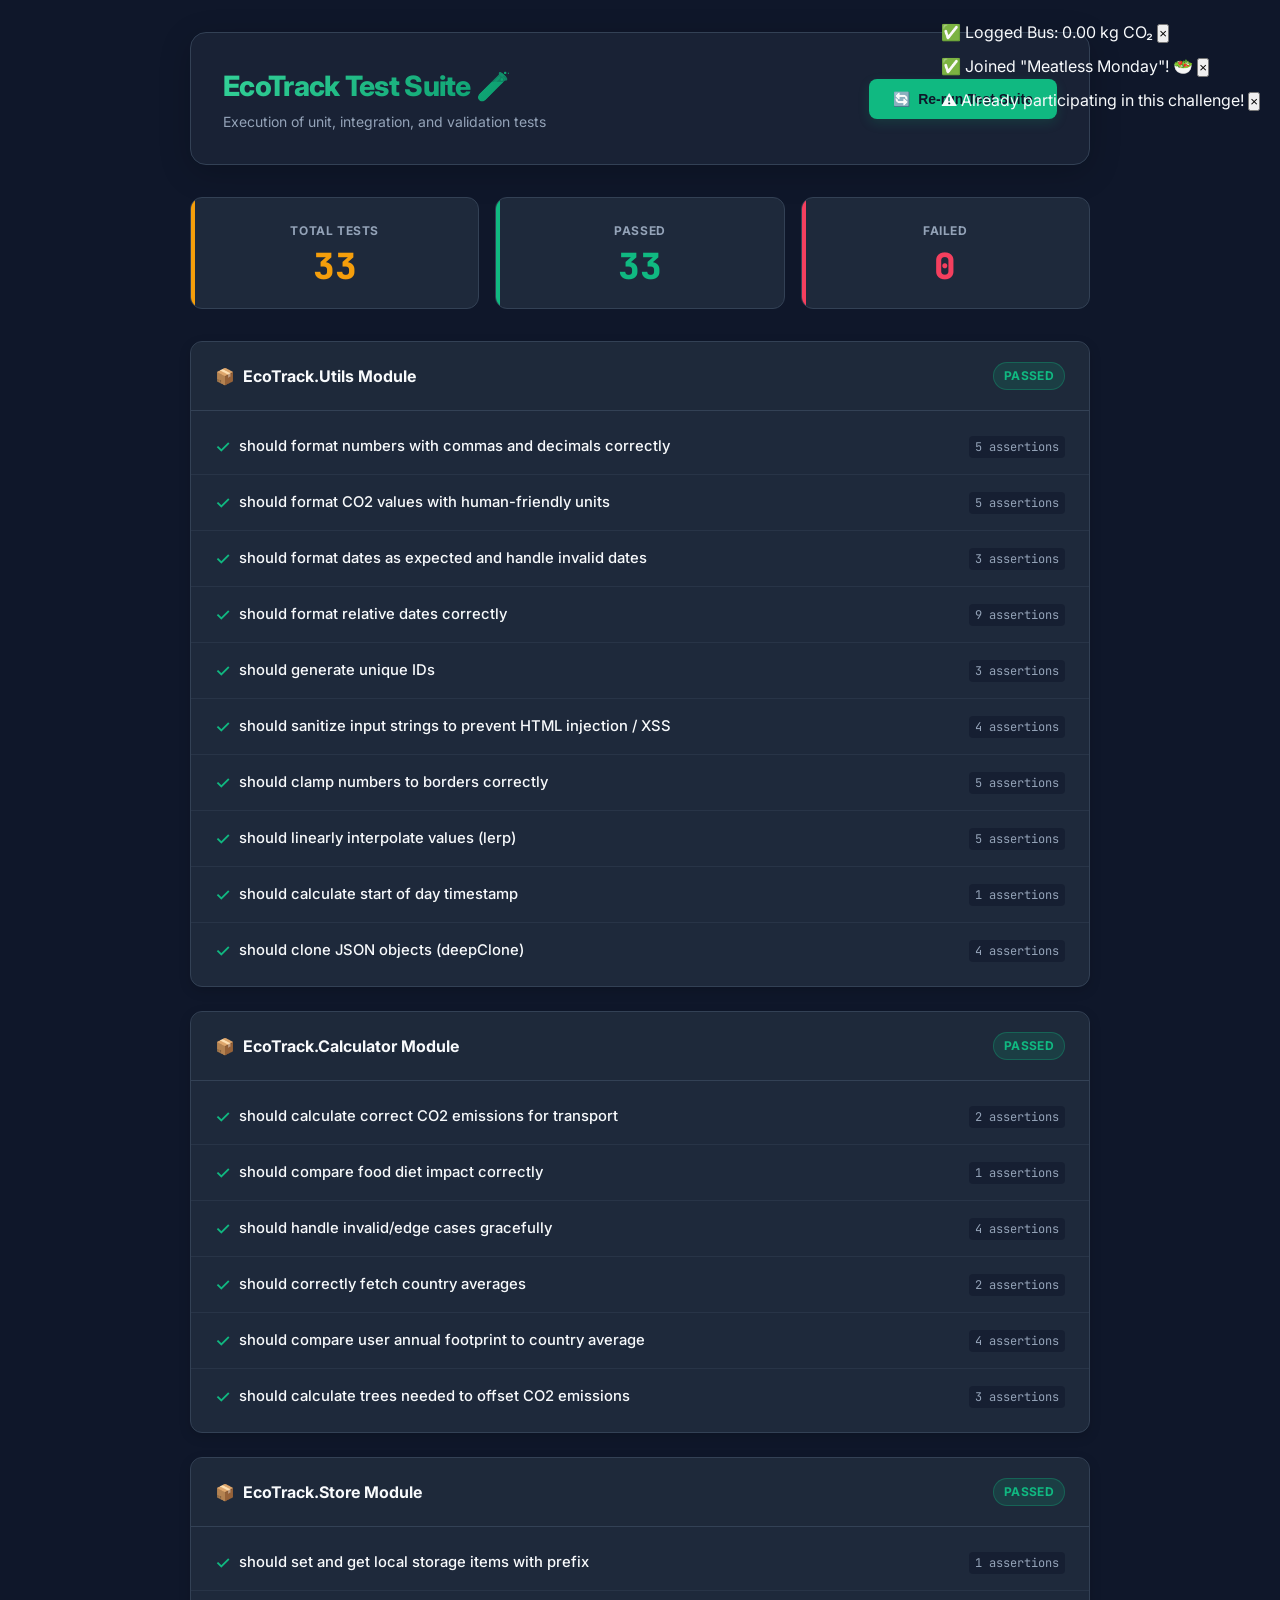
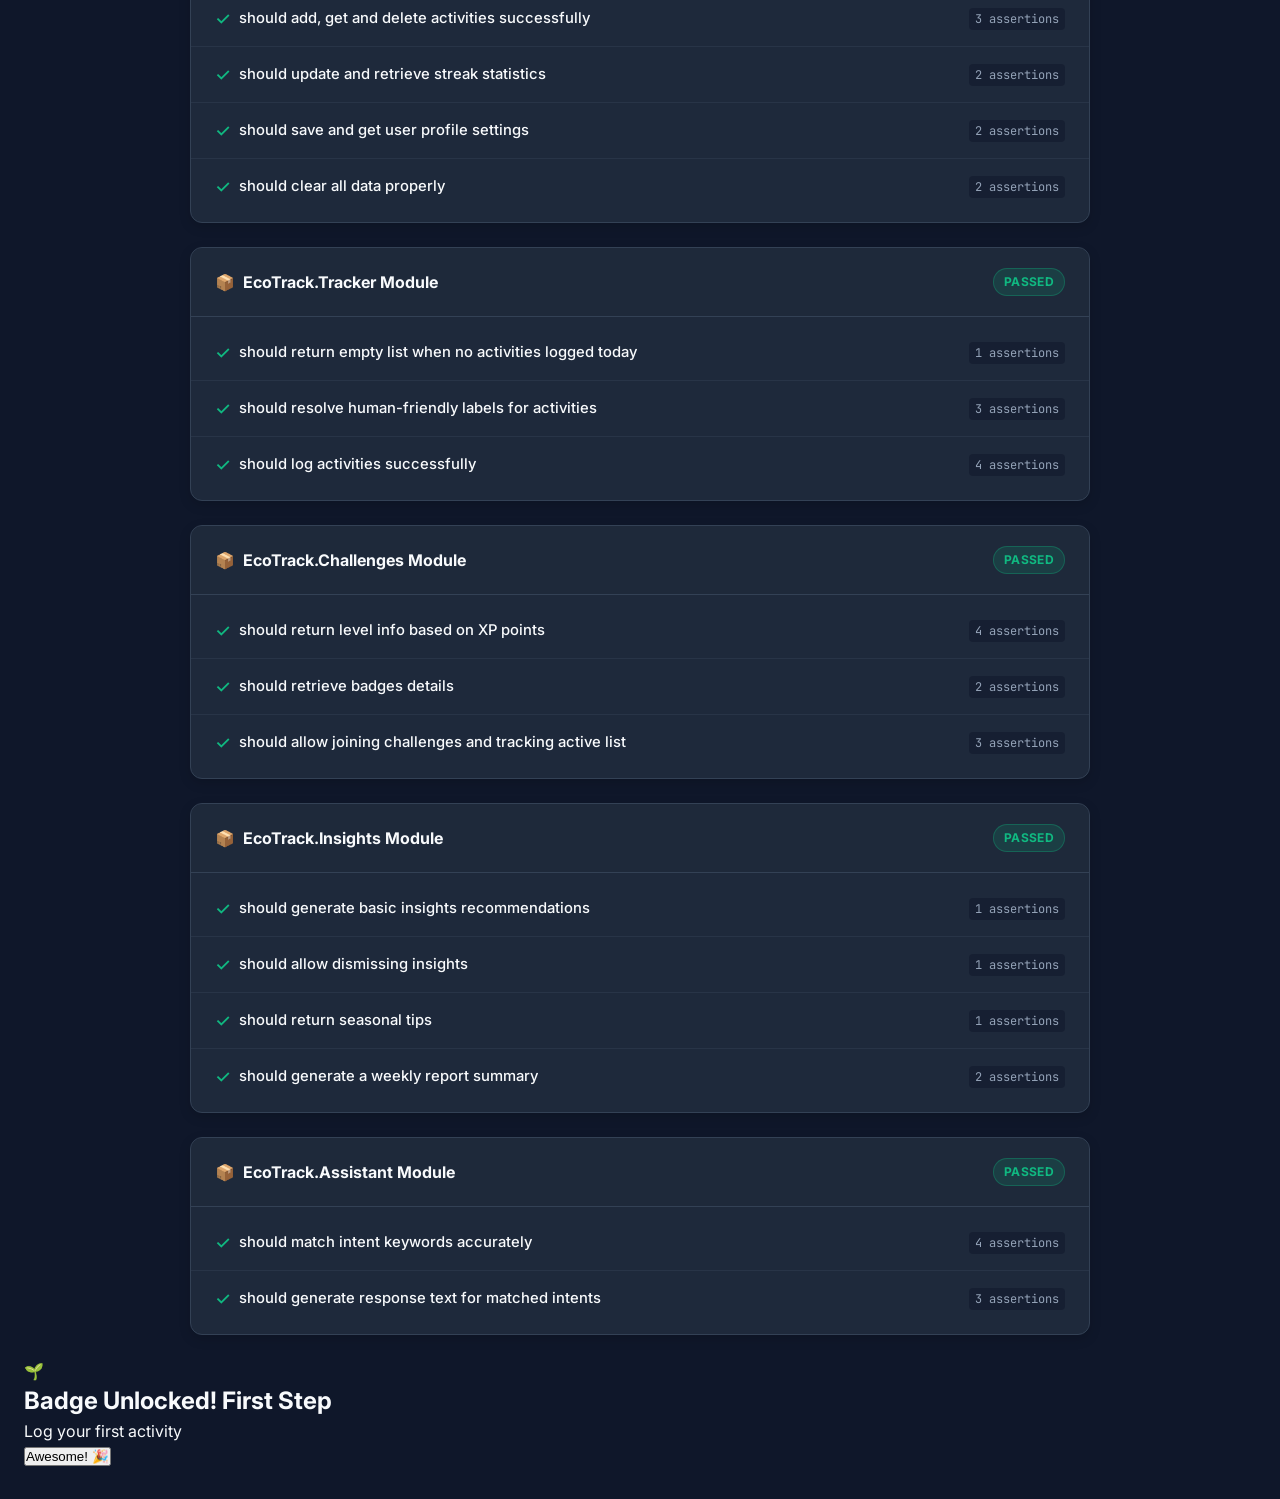
<file: tests/index.html>
<!DOCTYPE html>
<html lang="en">
<head>
  <meta charset="UTF-8">
  <meta name="viewport" content="width=device-width, initial-scale=1.0">
  <title>EcoTrack Test Suite 🧪</title>
  
  <!-- Modern Typography -->
  <link rel="preconnect" href="https://fonts.googleapis.com">
  <link rel="preconnect" href="https://fonts.gstatic.com" crossorigin>
  <link href="https://fonts.googleapis.com/css2?family=Inter:wght@400;500;600;700;800&family=JetBrains+Mono:wght@400;500;600&display=swap" rel="stylesheet">
  
  <style>
    :root {
      --bg-dark: #0f172a;
      --bg-surface: #1e293b;
      --border-color: #334155;
      --text-main: #f8fafc;
      --text-muted: #94a3b8;
      --primary: #10b981;
      --primary-glow: rgba(16, 185, 129, 0.15);
      --danger: #f43f5e;
      --danger-glow: rgba(244, 63, 94, 0.15);
      --warning: #f59e0b;
      --warning-glow: rgba(245, 158, 11, 0.15);
      --font-sans: 'Inter', sans-serif;
      --font-mono: 'JetBrains Mono', monospace;
    }

    * {
      box-sizing: border-box;
      margin: 0;
      padding: 0;
    }

    body {
      background-color: var(--bg-dark);
      color: var(--text-main);
      font-family: var(--font-sans);
      line-height: 1.5;
      padding: 2rem 1.5rem;
    }

    .container {
      max-width: 900px;
      margin: 0 auto;
    }

    /* Header styling with glassmorphism */
    header {
      background: rgba(30, 41, 59, 0.7);
      backdrop-filter: blur(12px);
      border: 1px solid var(--border-color);
      border-radius: 16px;
      padding: 2rem;
      margin-bottom: 2rem;
      display: flex;
      justify-content: space-between;
      align-items: center;
      flex-wrap: wrap;
      gap: 1rem;
      box-shadow: 0 8px 32px rgba(0, 0, 0, 0.2);
    }

    .title-area h1 {
      font-size: 1.75rem;
      font-weight: 800;
      letter-spacing: -0.025em;
      margin-bottom: 0.25rem;
      background: linear-gradient(135deg, #34d399, #059669);
      -webkit-background-clip: text;
      -webkit-text-fill-color: transparent;
    }

    .title-area p {
      color: var(--text-muted);
      font-size: 0.875rem;
    }

    .btn-run {
      background-color: var(--primary);
      color: #0f172a;
      border: none;
      padding: 0.75rem 1.5rem;
      font-weight: 700;
      font-size: 0.875rem;
      border-radius: 8px;
      cursor: pointer;
      display: inline-flex;
      align-items: center;
      gap: 0.5rem;
      transition: all 0.2s ease;
      box-shadow: 0 4px 12px var(--primary-glow);
    }

    .btn-run:hover {
      transform: translateY(-1px);
      box-shadow: 0 6px 16px rgba(16, 185, 129, 0.3);
    }

    .btn-run:active {
      transform: translateY(1px);
    }

    /* Stats Grid */
    .stats-grid {
      display: grid;
      grid-template-columns: repeat(auto-fit, minmax(200px, 1fr));
      gap: 1rem;
      margin-bottom: 2rem;
    }

    .stat-card {
      background-color: var(--bg-surface);
      border: 1px solid var(--border-color);
      border-radius: 12px;
      padding: 1.5rem;
      text-align: center;
      position: relative;
      overflow: hidden;
    }

    .stat-card::before {
      content: '';
      position: absolute;
      top: 0;
      left: 0;
      width: 4px;
      height: 100%;
    }

    .stat-card.passed::before { background-color: var(--primary); }
    .stat-card.failed::before { background-color: var(--danger); }
    .stat-card.total::before { background-color: var(--warning); }

    .stat-label {
      color: var(--text-muted);
      font-size: 0.75rem;
      text-transform: uppercase;
      font-weight: 700;
      letter-spacing: 0.05em;
      margin-bottom: 0.5rem;
    }

    .stat-value {
      font-size: 2.25rem;
      font-weight: 800;
      font-family: var(--font-mono);
      line-height: 1;
    }

    .stat-card.passed .stat-value { color: var(--primary); }
    .stat-card.failed .stat-value { color: var(--danger); }
    .stat-card.total .stat-value { color: var(--warning); }

    /* Suite results styling */
    .suite-card {
      background-color: var(--bg-surface);
      border: 1px solid var(--border-color);
      border-radius: 12px;
      margin-bottom: 1.5rem;
      overflow: hidden;
      box-shadow: 0 4px 12px rgba(0, 0, 0, 0.15);
    }

    .suite-header {
      padding: 1.25rem 1.5rem;
      background-color: rgba(30, 41, 59, 0.4);
      border-bottom: 1px solid var(--border-color);
      display: flex;
      justify-content: space-between;
      align-items: center;
      cursor: pointer;
      user-select: none;
    }

    .suite-title {
      font-size: 1rem;
      font-weight: 700;
      display: flex;
      align-items: center;
      gap: 0.5rem;
    }

    .suite-status-badge {
      font-size: 0.75rem;
      font-weight: 700;
      padding: 0.25rem 0.625rem;
      border-radius: 9999px;
      text-transform: uppercase;
      letter-spacing: 0.025em;
    }

    .suite-status-badge.passed {
      background-color: var(--primary-glow);
      color: var(--primary);
      border: 1px solid rgba(16, 185, 129, 0.3);
    }

    .suite-status-badge.failed {
      background-color: var(--danger-glow);
      color: var(--danger);
      border: 1px solid rgba(244, 63, 94, 0.3);
    }

    .suite-body {
      padding: 0.5rem 0;
    }

    .test-item {
      padding: 0.875rem 1.5rem;
      border-bottom: 1px solid rgba(51, 65, 85, 0.5);
      display: flex;
      flex-direction: column;
      gap: 0.25rem;
      transition: background-color 0.2s ease;
    }

    .test-item:last-child {
      border-bottom: none;
    }

    .test-item:hover {
      background-color: rgba(15, 23, 42, 0.3);
    }

    .test-header {
      display: flex;
      justify-content: space-between;
      align-items: center;
      gap: 1rem;
    }

    .test-name {
      font-size: 0.925rem;
      font-weight: 500;
      color: var(--text-main);
      display: flex;
      align-items: center;
      gap: 0.5rem;
    }

    .test-assertions {
      font-family: var(--font-mono);
      font-size: 0.75rem;
      color: var(--text-muted);
      background-color: rgba(15, 23, 42, 0.5);
      padding: 0.125rem 0.375rem;
      border-radius: 4px;
    }

    .test-status-icon {
      flex-shrink: 0;
      font-size: 1.125rem;
    }

    .test-status-icon.passed { color: var(--primary); }
    .test-status-icon.failed { color: var(--danger); }

    .test-error {
      background-color: var(--danger-glow);
      border-left: 3px solid var(--danger);
      padding: 0.75rem 1rem;
      border-radius: 0 6px 6px 0;
      margin-top: 0.5rem;
      font-family: var(--font-mono);
      font-size: 0.8rem;
      color: #fda4af;
      word-break: break-all;
    }

    /* Utilities */
    .hide { display: none; }
  </style>

  <!-- Load EcoTrack Modules in Dependency Order -->
  <script src="../js/utils.js?v=2"></script>
  <script src="../js/store.js?v=2"></script>
  <script src="../js/calculator.js?v=2"></script>
  <script src="../js/insights.js?v=2"></script>
  <script src="../js/challenges.js?v=2"></script>
  <script src="../js/tracker.js?v=2"></script>
  <script src="../js/dashboard.js?v=2"></script>
  <script src="../js/assistant.js?v=2"></script>
  <script src="../js/onboarding.js?v=2"></script>
  <script src="../js/app.js?v=2"></script>
  
  <!-- Load Test Runner Definition -->
  <script src="./test-runner.js?v=2"></script>
</head>
<body>

  <div class="container">
    <header>
      <div class="title-area">
        <h1>EcoTrack Test Suite 🧪</h1>
        <p>Execution of unit, integration, and validation tests</p>
      </div>
      <button class="btn-run" id="btn-run-tests">
        <span>🔄</span> Re-run Test Suite
      </button>
    </header>

    <div class="stats-grid">
      <div class="stat-card total">
        <div class="stat-label">Total Tests</div>
        <div class="stat-value" id="stat-total">0</div>
      </div>
      <div class="stat-card passed">
        <div class="stat-label">Passed</div>
        <div class="stat-value" id="stat-passed">0</div>
      </div>
      <div class="stat-card failed">
        <div class="stat-label">Failed</div>
        <div class="stat-value" id="stat-failed">0</div>
      </div>
    </div>

    <div id="test-results-container">
      <!-- Suites will render here -->
    </div>
  </div>

  <script>
    async function executeTests() {
      const resultsContainer = document.getElementById('test-results-container');
      resultsContainer.innerHTML = '<div style="text-align:center;padding:3rem;color:var(--text-muted);">Running test suite...</div>';

      // Run tests
      const result = await TestRunner.run();

      // Update counters
      document.getElementById('stat-total').textContent = result.passed + result.failed;
      document.getElementById('stat-passed').textContent = result.passed;
      document.getElementById('stat-failed').textContent = result.failed;

      // Render Suites
      resultsContainer.innerHTML = '';
      result.reports.forEach((suite, index) => {
        const suitePassed = suite.tests.every(t => t.passed);
        const suiteCard = document.createElement('div');
        suiteCard.className = 'suite-card';

        suiteCard.innerHTML = `
          <div class="suite-header" id="suite-header-${index}">
            <div class="suite-title">
              <span>${suitePassed ? '📦' : '⚠️'}</span>
              <span>${suite.name}</span>
            </div>
            <span class="suite-status-badge ${suitePassed ? 'passed' : 'failed'}">
              ${suitePassed ? 'Passed' : 'Failed'}
            </span>
          </div>
          <div class="suite-body" id="suite-body-${index}">
            ${suite.tests.map(test => `
              <div class="test-item">
                <div class="test-header">
                  <div class="test-name">
                    <span class="test-status-icon ${test.passed ? 'passed' : 'failed'}">
                      ${test.passed ? '✓' : '✗'}
                    </span>
                    <span>${test.name}</span>
                  </div>
                  <span class="test-assertions">${test.assertions} assertions</span>
                </div>
                ${test.passed ? '' : `<div class="test-error">${test.error}</div>`}
              </div>
            `).join('')}
          </div>
        `;

        resultsContainer.appendChild(suiteCard);

        // Accordion functionality
        const header = document.getElementById(`suite-header-${index}`);
        const body = document.getElementById(`suite-body-${index}`);
        header.addEventListener('click', () => {
          body.classList.toggle('hide');
        });
      });
    }

    // Bind re-run button
    document.getElementById('btn-run-tests').addEventListener('click', executeTests);

    // Initial run
    document.addEventListener('DOMContentLoaded', executeTests);
  </script>
</body>
</html>
</file>
